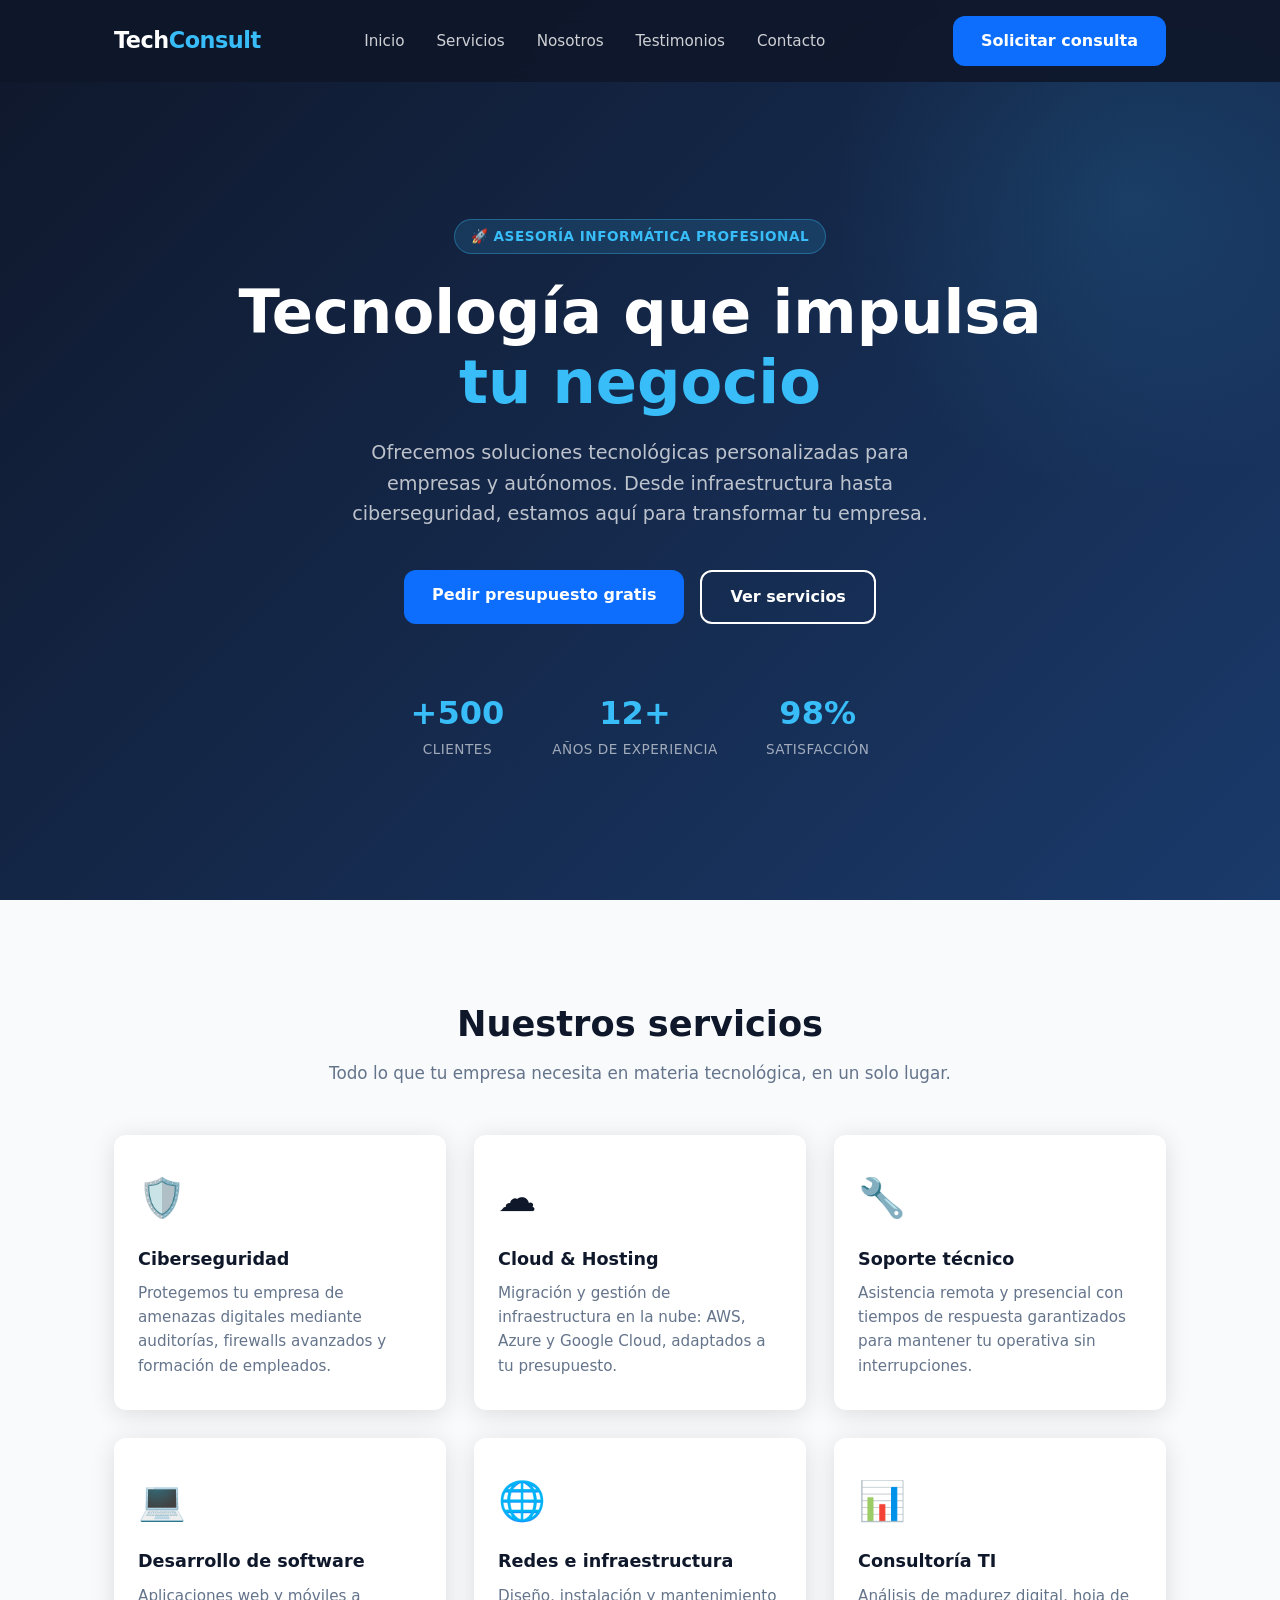
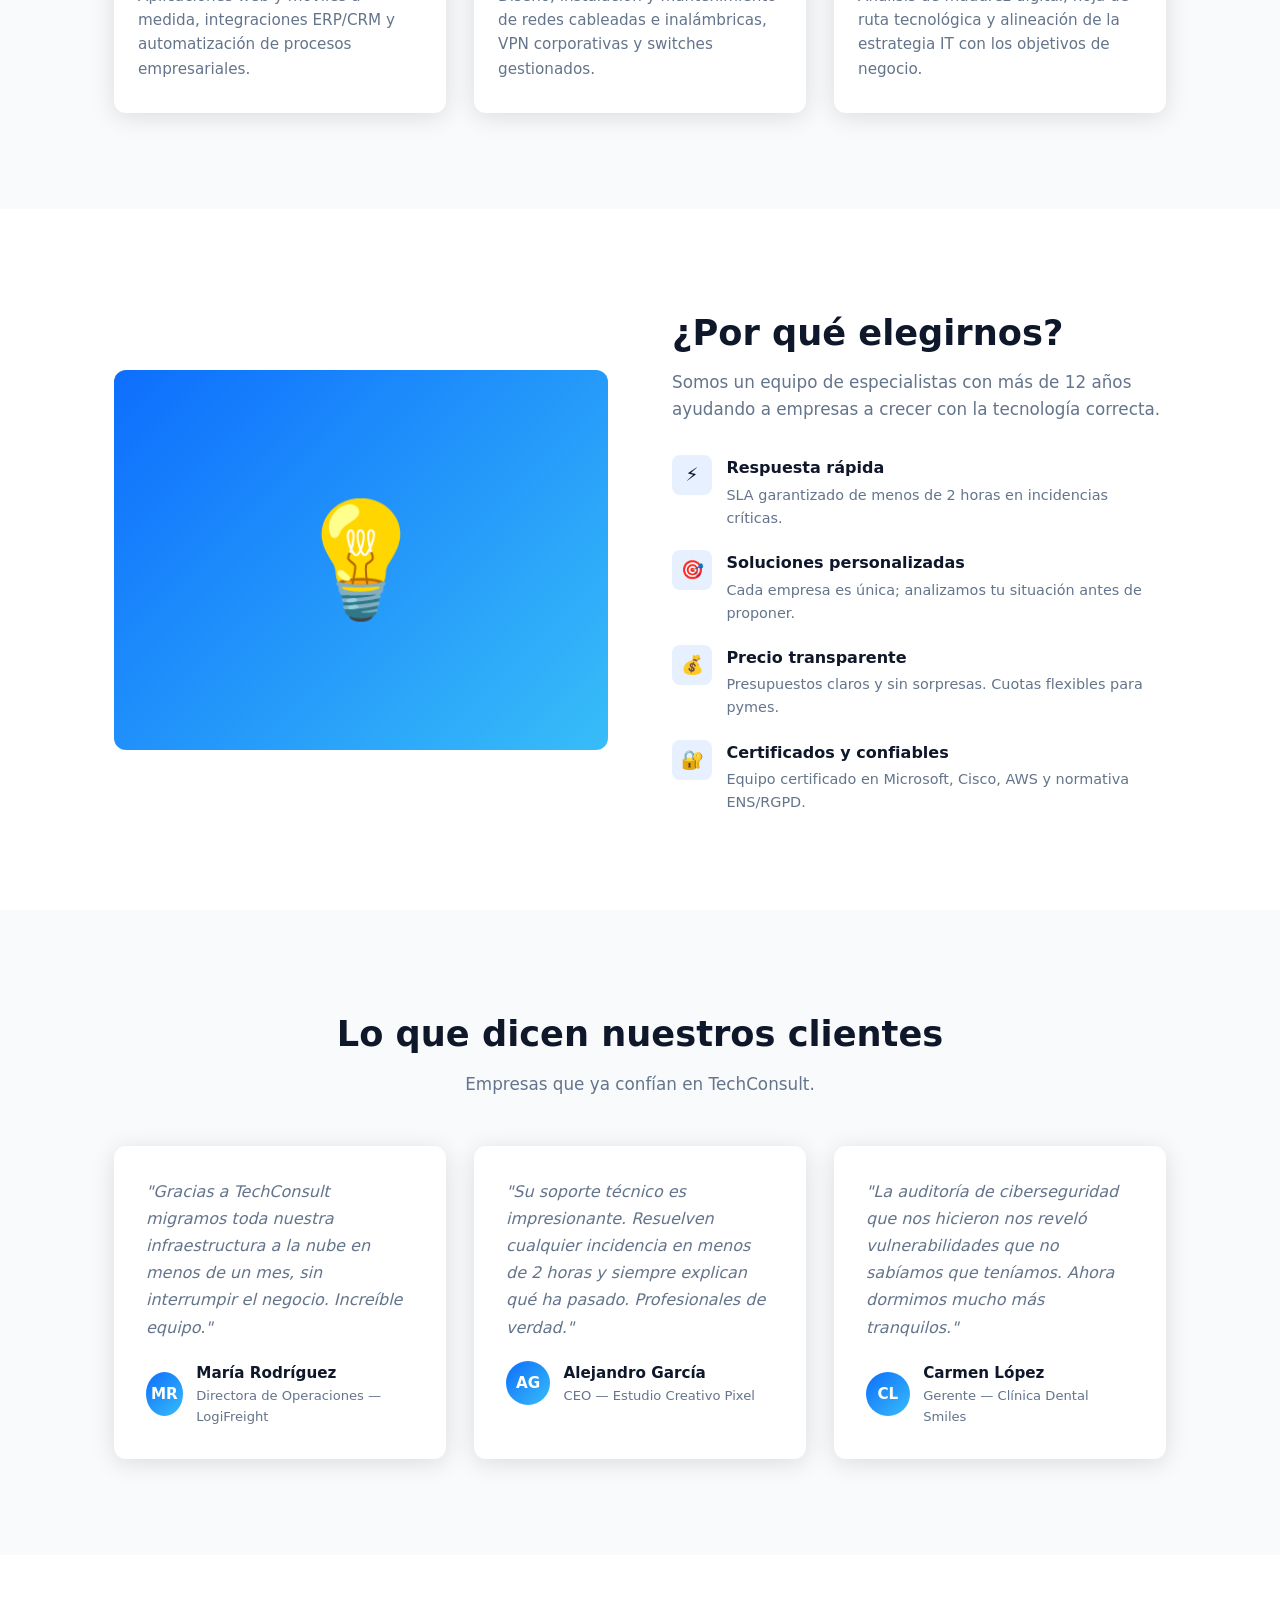
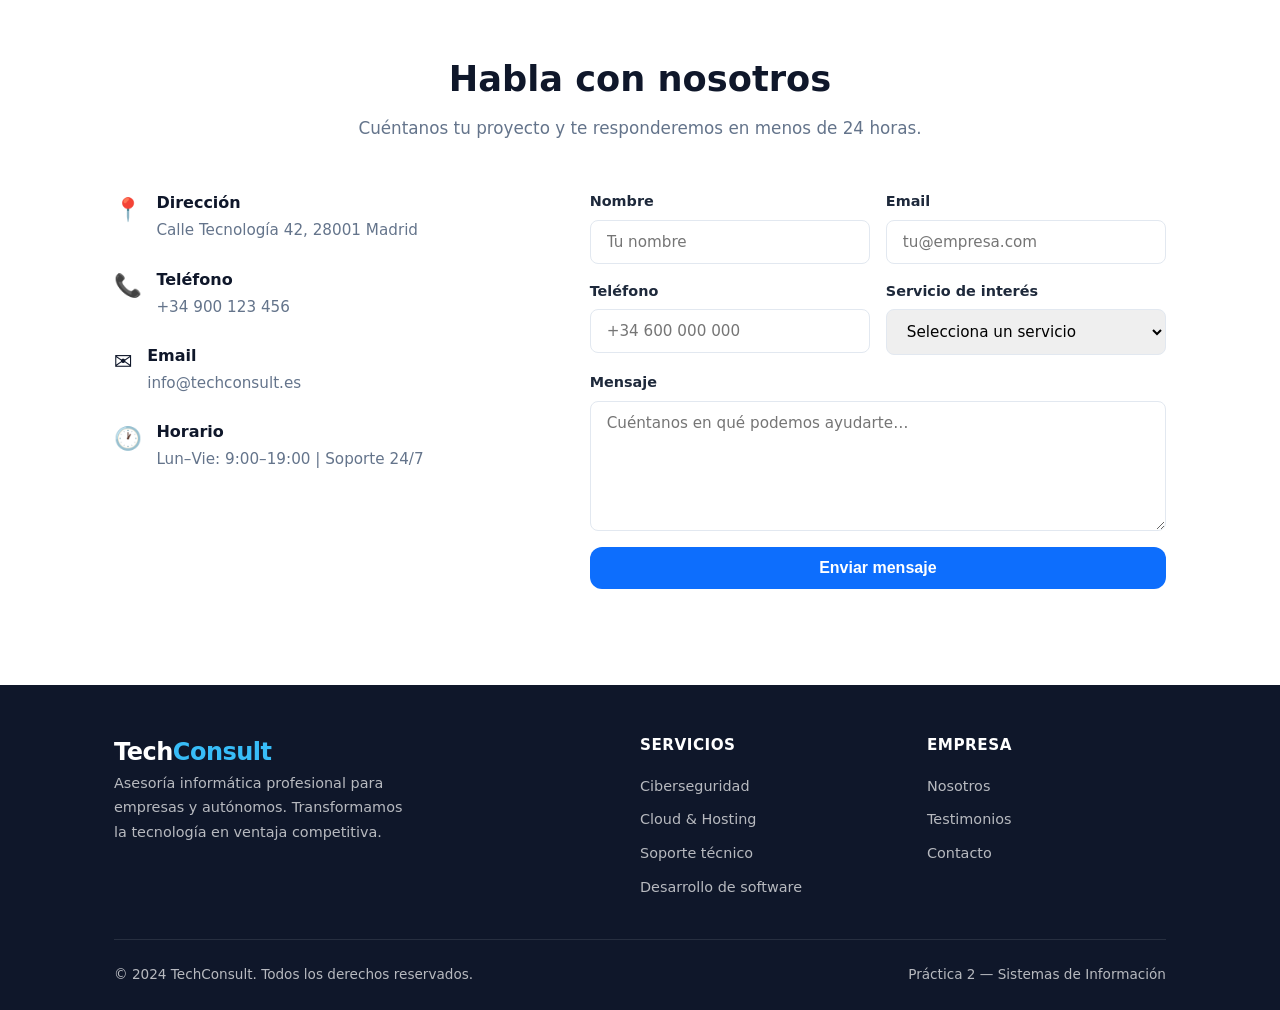
<file: index.html>
<!DOCTYPE html>
<html lang="es">
<head>
  <meta charset="UTF-8" />
  <meta name="viewport" content="width=device-width, initial-scale=1.0" />
  <meta name="description" content="TechConsult — Asesoría informática profesional. Soluciones tecnológicas a medida para empresas y autónomos." />
  <title>TechConsult | Asesoría Informática Profesional</title>
  <link rel="stylesheet" href="styles.css" />
</head>
<body>

  <!-- ===== NAVBAR ===== -->
  <nav class="navbar" id="navbar">
    <div class="container navbar__inner">
      <a href="#inicio" class="navbar__logo">Tech<span>Consult</span></a>

      <ul class="navbar__links">
        <li><a href="#inicio">Inicio</a></li>
        <li><a href="#servicios">Servicios</a></li>
        <li><a href="#nosotros">Nosotros</a></li>
        <li><a href="#testimonios">Testimonios</a></li>
        <li><a href="contacto.html">Contacto</a></li>
      </ul>

      <a href="contacto.html" class="btn btn-primary navbar__cta">Solicitar consulta</a>

      <button class="navbar__toggle" aria-label="Abrir menú">
        <span></span>
        <span></span>
        <span></span>
      </button>
    </div>
  </nav>

  <!-- ===== HERO ===== -->
  <section class="hero" id="inicio">
    <div class="container hero__content">
      <span class="hero__badge">🚀 Asesoría Informática Profesional</span>
      <h1 class="hero__title">
        Tecnología que impulsa<br><span>tu negocio</span>
      </h1>
      <p class="hero__description">
        Ofrecemos soluciones tecnológicas personalizadas para empresas y
        autónomos. Desde infraestructura hasta ciberseguridad, estamos aquí
        para transformar tu empresa.
      </p>
      <div class="hero__actions">
        <a href="#contacto" class="btn btn-primary">Pedir presupuesto gratis</a>
        <a href="#servicios" class="btn btn-outline">Ver servicios</a>
      </div>

      <div class="hero__stats">
        <div>
          <div class="hero__stat-number">+500</div>
          <div class="hero__stat-label">Clientes</div>
        </div>
        <div>
          <div class="hero__stat-number">12+</div>
          <div class="hero__stat-label">Años de experiencia</div>
        </div>
        <div>
          <div class="hero__stat-number">98%</div>
          <div class="hero__stat-label">Satisfacción</div>
        </div>
      </div>
    </div>
  </section>

  <!-- ===== SERVICES ===== -->
  <section class="services" id="servicios">
    <div class="container">
      <h2 class="section-title">Nuestros servicios</h2>
      <p class="section-subtitle">
        Todo lo que tu empresa necesita en materia tecnológica, en un solo lugar.
      </p>
      <div class="services__grid">

        <article class="service-card">
          <div class="service-card__icon">🛡️</div>
          <h3 class="service-card__title">Ciberseguridad</h3>
          <p class="service-card__text">
            Protegemos tu empresa de amenazas digitales mediante auditorías,
            firewalls avanzados y formación de empleados.
          </p>
        </article>

        <article class="service-card">
          <div class="service-card__icon">☁️</div>
          <h3 class="service-card__title">Cloud &amp; Hosting</h3>
          <p class="service-card__text">
            Migración y gestión de infraestructura en la nube: AWS, Azure y
            Google Cloud, adaptados a tu presupuesto.
          </p>
        </article>

        <article class="service-card">
          <div class="service-card__icon">🔧</div>
          <h3 class="service-card__title">Soporte técnico</h3>
          <p class="service-card__text">
            Asistencia remota y presencial con tiempos de respuesta garantizados
            para mantener tu operativa sin interrupciones.
          </p>
        </article>

        <article class="service-card">
          <div class="service-card__icon">💻</div>
          <h3 class="service-card__title">Desarrollo de software</h3>
          <p class="service-card__text">
            Aplicaciones web y móviles a medida, integraciones ERP/CRM y
            automatización de procesos empresariales.
          </p>
        </article>

        <article class="service-card">
          <div class="service-card__icon">🌐</div>
          <h3 class="service-card__title">Redes e infraestructura</h3>
          <p class="service-card__text">
            Diseño, instalación y mantenimiento de redes cableadas e
            inalámbricas, VPN corporativas y switches gestionados.
          </p>
        </article>

        <article class="service-card">
          <div class="service-card__icon">📊</div>
          <h3 class="service-card__title">Consultoría TI</h3>
          <p class="service-card__text">
            Análisis de madurez digital, hoja de ruta tecnológica y alineación
            de la estrategia IT con los objetivos de negocio.
          </p>
        </article>

      </div>
    </div>
  </section>

  <!-- ===== ABOUT ===== -->
  <section class="about" id="nosotros">
    <div class="container about__inner">

      <div class="about__image" aria-hidden="true">💡</div>

      <div>
        <h2 class="section-title">¿Por qué elegirnos?</h2>
        <p class="section-subtitle" style="margin-bottom:1.5rem;">
          Somos un equipo de especialistas con más de 12 años ayudando a
          empresas a crecer con la tecnología correcta.
        </p>

        <div class="about__features">
          <div class="feature">
            <div class="feature__icon">⚡</div>
            <div>
              <p class="feature__title">Respuesta rápida</p>
              <p class="feature__text">
                SLA garantizado de menos de 2 horas en incidencias críticas.
              </p>
            </div>
          </div>
          <div class="feature">
            <div class="feature__icon">🎯</div>
            <div>
              <p class="feature__title">Soluciones personalizadas</p>
              <p class="feature__text">
                Cada empresa es única; analizamos tu situación antes de proponer.
              </p>
            </div>
          </div>
          <div class="feature">
            <div class="feature__icon">💰</div>
            <div>
              <p class="feature__title">Precio transparente</p>
              <p class="feature__text">
                Presupuestos claros y sin sorpresas. Cuotas flexibles para pymes.
              </p>
            </div>
          </div>
          <div class="feature">
            <div class="feature__icon">🔐</div>
            <div>
              <p class="feature__title">Certificados y confiables</p>
              <p class="feature__text">
                Equipo certificado en Microsoft, Cisco, AWS y normativa ENS/RGPD.
              </p>
            </div>
          </div>
        </div>
      </div>
    </div>
  </section>

  <!-- ===== TESTIMONIALS ===== -->
  <section class="testimonials" id="testimonios">
    <div class="container">
      <h2 class="section-title">Lo que dicen nuestros clientes</h2>
      <p class="section-subtitle">Empresas que ya confían en TechConsult.</p>

      <div class="testimonials__grid">

        <div class="testimonial-card">
          <p class="testimonial-card__text">
            "Gracias a TechConsult migramos toda nuestra infraestructura a la
            nube en menos de un mes, sin interrumpir el negocio. Increíble
            equipo."
          </p>
          <div class="testimonial-card__author">
            <div class="author-avatar">MR</div>
            <div>
              <p class="author-name">María Rodríguez</p>
              <p class="author-role">Directora de Operaciones — LogiFreight</p>
            </div>
          </div>
        </div>

        <div class="testimonial-card">
          <p class="testimonial-card__text">
            "Su soporte técnico es impresionante. Resuelven cualquier incidencia
            en menos de 2 horas y siempre explican qué ha pasado. Profesionales
            de verdad."
          </p>
          <div class="testimonial-card__author">
            <div class="author-avatar">AG</div>
            <div>
              <p class="author-name">Alejandro García</p>
              <p class="author-role">CEO — Estudio Creativo Pixel</p>
            </div>
          </div>
        </div>

        <div class="testimonial-card">
          <p class="testimonial-card__text">
            "La auditoría de ciberseguridad que nos hicieron nos reveló
            vulnerabilidades que no sabíamos que teníamos. Ahora dormimos
            mucho más tranquilos."
          </p>
          <div class="testimonial-card__author">
            <div class="author-avatar">CL</div>
            <div>
              <p class="author-name">Carmen López</p>
              <p class="author-role">Gerente — Clínica Dental Smiles</p>
            </div>
          </div>
        </div>

      </div>
    </div>
  </section>

  <!-- ===== CONTACT ===== -->
  <section class="contact" id="contacto">
    <div class="container">
      <h2 class="section-title" style="text-align:center;">Habla con nosotros</h2>
      <p class="section-subtitle" style="text-align:center;">
        Cuéntanos tu proyecto y te responderemos en menos de 24 horas.
      </p>

      <div class="contact__inner">
        <!-- Info -->
        <div>
          <div class="contact__info-item">
            <span class="contact__info-icon">📍</span>
            <div>
              <p class="contact__info-label">Dirección</p>
              <p class="contact__info-value">Calle Tecnología 42, 28001 Madrid</p>
            </div>
          </div>
          <div class="contact__info-item">
            <span class="contact__info-icon">📞</span>
            <div>
              <p class="contact__info-label">Teléfono</p>
              <p class="contact__info-value">+34 900 123 456</p>
            </div>
          </div>
          <div class="contact__info-item">
            <span class="contact__info-icon">✉️</span>
            <div>
              <p class="contact__info-label">Email</p>
              <p class="contact__info-value">info@techconsult.es</p>
            </div>
          </div>
          <div class="contact__info-item">
            <span class="contact__info-icon">🕐</span>
            <div>
              <p class="contact__info-label">Horario</p>
              <p class="contact__info-value">Lun–Vie: 9:00–19:00 | Soporte 24/7</p>
            </div>
          </div>
        </div>

        <!-- Form -->
        <form class="contact__form" id="contactForm">
          <div class="form-row">
            <div class="form-group">
              <label for="name">Nombre</label>
              <input type="text" id="name" name="name" placeholder="Tu nombre" required />
            </div>
            <div class="form-group">
              <label for="email">Email</label>
              <input type="email" id="email" name="email" placeholder="tu@empresa.com" required />
            </div>
          </div>
          <div class="form-row">
            <div class="form-group">
              <label for="phone">Teléfono</label>
              <input type="tel" id="phone" name="phone" placeholder="+34 600 000 000" />
            </div>
            <div class="form-group">
              <label for="service">Servicio de interés</label>
              <select id="service" name="service">
                <option value="">Selecciona un servicio</option>
                <option>Ciberseguridad</option>
                <option>Cloud &amp; Hosting</option>
                <option>Soporte técnico</option>
                <option>Desarrollo de software</option>
                <option>Redes e infraestructura</option>
                <option>Consultoría TI</option>
              </select>
            </div>
          </div>
          <div class="form-group">
            <label for="message">Mensaje</label>
            <textarea id="message" name="message" placeholder="Cuéntanos en qué podemos ayudarte…" required></textarea>
          </div>
          <button type="submit" class="btn btn-primary" style="width:100%;font-size:1rem;">
            Enviar mensaje
          </button>
        </form>
      </div>
    </div>
  </section>

  <!-- ===== FOOTER ===== -->
  <footer class="footer">
    <div class="container">
      <div class="footer__inner">
        <div class="footer__brand">
          <a href="#inicio" class="navbar__logo">Tech<span>Consult</span></a>
          <p>
            Asesoría informática profesional para empresas y autónomos.
            Transformamos la tecnología en ventaja competitiva.
          </p>
        </div>

        <div>
          <p class="footer__heading">Servicios</p>
          <ul class="footer__links">
            <li><a href="#servicios">Ciberseguridad</a></li>
            <li><a href="#servicios">Cloud &amp; Hosting</a></li>
            <li><a href="#servicios">Soporte técnico</a></li>
            <li><a href="#servicios">Desarrollo de software</a></li>
          </ul>
        </div>

        <div>
          <p class="footer__heading">Empresa</p>
          <ul class="footer__links">
            <li><a href="#nosotros">Nosotros</a></li>
            <li><a href="#testimonios">Testimonios</a></li>
            <li><a href="contacto.html">Contacto</a></li>
          </ul>
        </div>
      </div>

      <div class="footer__bottom">
        <p>&copy; 2024 TechConsult. Todos los derechos reservados.</p>
        <p>Práctica 2 — Sistemas de Información</p>
      </div>
    </div>
  </footer>

  <script src="script.js"></script>
</body>
</html>
</file>
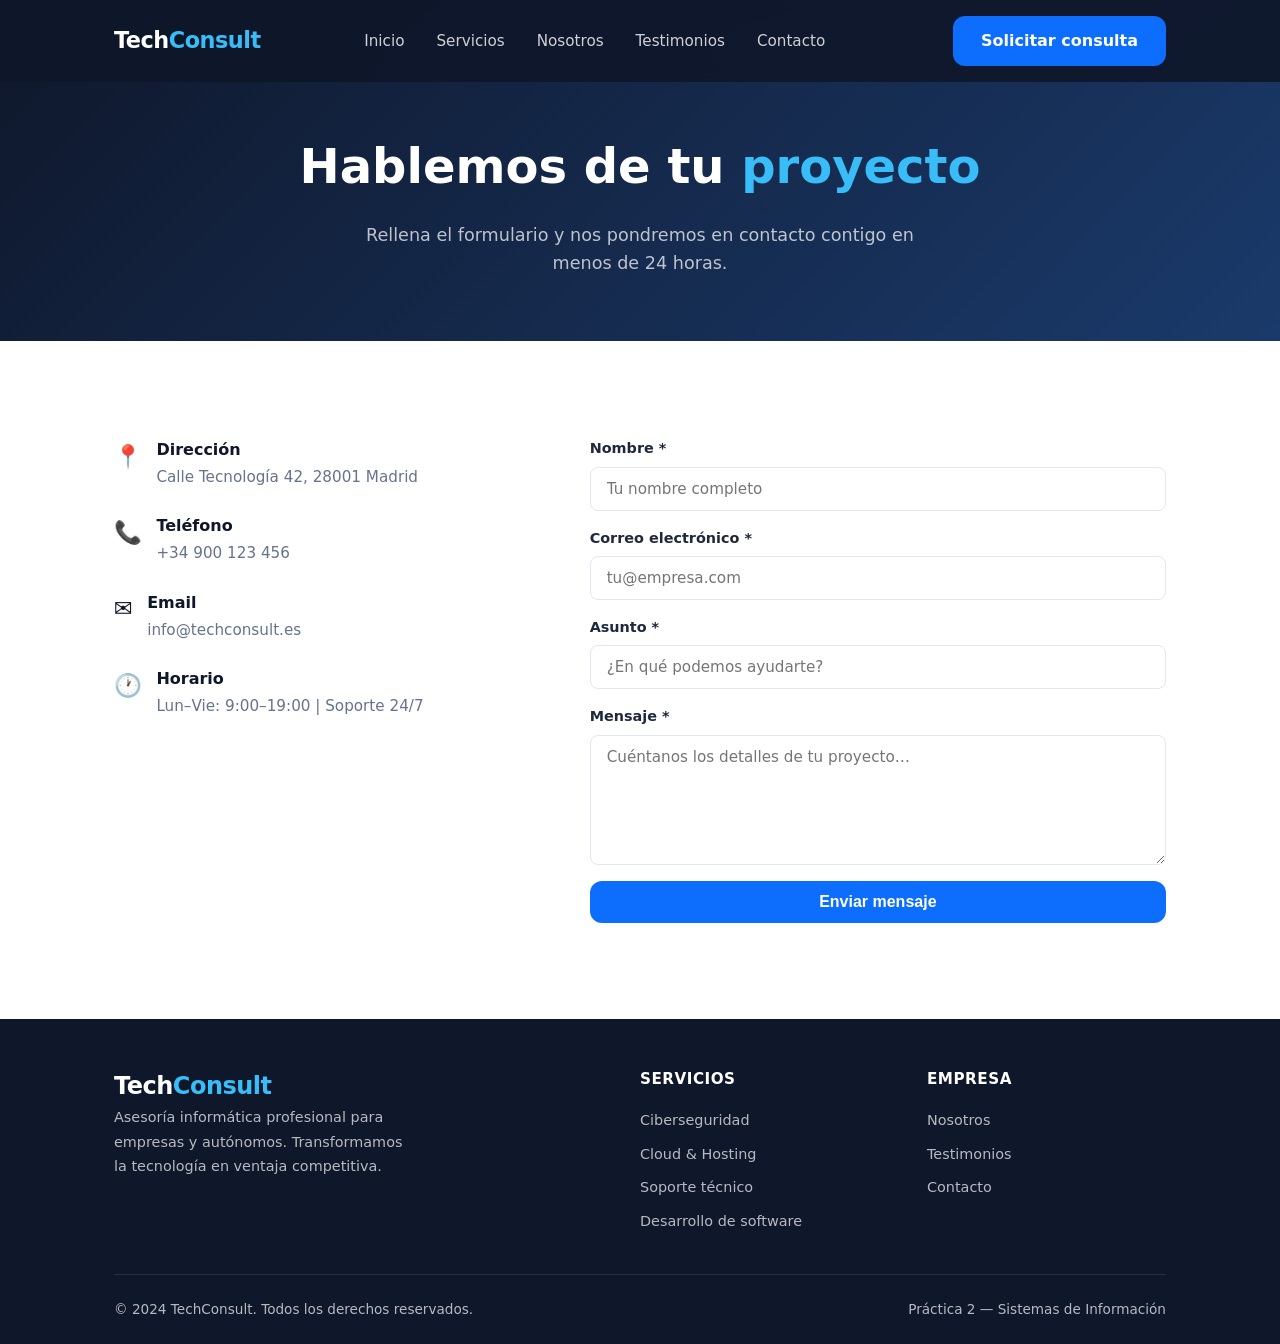
<file: contacto.html>
<!DOCTYPE html>
<html lang="es">
<head>
  <meta charset="UTF-8" />
  <meta name="viewport" content="width=device-width, initial-scale=1.0" />
  <meta name="description" content="TechConsult — Contacta con nosotros. Te respondemos en menos de 24 horas." />
  <title>Contacto | TechConsult</title>
  <link rel="stylesheet" href="styles.css" />
</head>
<body>

  <!-- ===== NAVBAR ===== -->
  <nav class="navbar" id="navbar">
    <div class="container navbar__inner">
      <a href="index.html" class="navbar__logo">Tech<span>Consult</span></a>

      <ul class="navbar__links">
        <li><a href="index.html#inicio">Inicio</a></li>
        <li><a href="index.html#servicios">Servicios</a></li>
        <li><a href="index.html#nosotros">Nosotros</a></li>
        <li><a href="index.html#testimonios">Testimonios</a></li>
        <li><a href="contacto.html" aria-current="page">Contacto</a></li>
      </ul>

      <a href="contacto.html" class="btn btn-primary navbar__cta">Solicitar consulta</a>

      <button class="navbar__toggle" aria-label="Abrir menú">
        <span></span>
        <span></span>
        <span></span>
      </button>
    </div>
  </nav>

  <!-- ===== PAGE HERO ===== -->
  <header class="page-hero">
    <div class="container">
      <h1 class="page-hero__title">Hablemos de tu <span>proyecto</span></h1>
      <p class="page-hero__subtitle">
        Rellena el formulario y nos pondremos en contacto contigo en menos de 24 horas.
      </p>
    </div>
  </header>

  <!-- ===== CONTACT SECTION ===== -->
  <section class="contact" id="contacto">
    <div class="container">
      <div class="contact__inner">

        <!-- Contact info -->
        <div>
          <div class="contact__info-item">
            <span class="contact__info-icon">📍</span>
            <div>
              <p class="contact__info-label">Dirección</p>
              <p class="contact__info-value">Calle Tecnología 42, 28001 Madrid</p>
            </div>
          </div>
          <div class="contact__info-item">
            <span class="contact__info-icon">📞</span>
            <div>
              <p class="contact__info-label">Teléfono</p>
              <p class="contact__info-value">+34 900 123 456</p>
            </div>
          </div>
          <div class="contact__info-item">
            <span class="contact__info-icon">✉️</span>
            <div>
              <p class="contact__info-label">Email</p>
              <p class="contact__info-value">info@techconsult.es</p>
            </div>
          </div>
          <div class="contact__info-item">
            <span class="contact__info-icon">🕐</span>
            <div>
              <p class="contact__info-label">Horario</p>
              <p class="contact__info-value">Lun–Vie: 9:00–19:00 | Soporte 24/7</p>
            </div>
          </div>
        </div>

        <!-- Contact form -->
        <form class="contact__form" id="contactForm" novalidate>
          <div class="form-group">
            <label for="nombre">Nombre *</label>
            <input type="text" id="nombre" name="nombre" placeholder="Tu nombre completo" />
          </div>
          <div class="form-group">
            <label for="email">Correo electrónico *</label>
            <input type="email" id="email" name="email" placeholder="tu@empresa.com" />
          </div>
          <div class="form-group">
            <label for="asunto">Asunto *</label>
            <input type="text" id="asunto" name="asunto" placeholder="¿En qué podemos ayudarte?" />
          </div>
          <div class="form-group">
            <label for="mensaje">Mensaje *</label>
            <textarea id="mensaje" name="mensaje" placeholder="Cuéntanos los detalles de tu proyecto…"></textarea>
          </div>
          <button type="submit" class="btn btn-primary" style="width:100%;font-size:1rem;">
            Enviar mensaje
          </button>
        </form>

      </div>
    </div>
  </section>

  <!-- ===== FOOTER ===== -->
  <footer class="footer">
    <div class="container">
      <div class="footer__inner">
        <div class="footer__brand">
          <a href="index.html" class="navbar__logo">Tech<span>Consult</span></a>
          <p>
            Asesoría informática profesional para empresas y autónomos.
            Transformamos la tecnología en ventaja competitiva.
          </p>
        </div>

        <div>
          <p class="footer__heading">Servicios</p>
          <ul class="footer__links">
            <li><a href="index.html#servicios">Ciberseguridad</a></li>
            <li><a href="index.html#servicios">Cloud &amp; Hosting</a></li>
            <li><a href="index.html#servicios">Soporte técnico</a></li>
            <li><a href="index.html#servicios">Desarrollo de software</a></li>
          </ul>
        </div>

        <div>
          <p class="footer__heading">Empresa</p>
          <ul class="footer__links">
            <li><a href="index.html#nosotros">Nosotros</a></li>
            <li><a href="index.html#testimonios">Testimonios</a></li>
            <li><a href="contacto.html">Contacto</a></li>
          </ul>
        </div>
      </div>

      <div class="footer__bottom">
        <p>&copy; 2024 TechConsult. Todos los derechos reservados.</p>
        <p>Práctica 2 — Sistemas de Información</p>
      </div>
    </div>
  </footer>

  <script>
    // ===== CONTACT FORM VALIDATION =====
    (function () {
      var emailRegex = /^[^\s@]+@[^\s@]+\.[^\s@]+$/;

      document.getElementById('contactForm').addEventListener('submit', function (e) {
        e.preventDefault();
        e.stopImmediatePropagation();

        var nombre  = document.getElementById('nombre');
        var email   = document.getElementById('email');
        var asunto  = document.getElementById('asunto');
        var mensaje = document.getElementById('mensaje');

        // Clear previous error state
        document.querySelectorAll('.form-error').forEach(function (el) { el.remove(); });
        [nombre, email, asunto, mensaje].forEach(function (el) { el.classList.remove('input-error'); });

        var isValid = true;

        function showError(input, msg) {
          input.classList.add('input-error');
          var span = document.createElement('span');
          span.className = 'form-error';
          span.textContent = msg;
          input.parentNode.appendChild(span);
          isValid = false;
        }

        if (!nombre.value.trim()) {
          showError(nombre, 'El nombre es obligatorio.');
        }

        if (!email.value.trim()) {
          showError(email, 'El correo electrónico es obligatorio.');
        } else if (!emailRegex.test(email.value.trim())) {
          showError(email, 'Introduce un correo electrónico válido.');
        }

        if (!asunto.value.trim()) {
          showError(asunto, 'El asunto es obligatorio.');
        }

        if (!mensaje.value.trim()) {
          showError(mensaje, 'El mensaje es obligatorio.');
        }

        if (isValid) {
          var form = document.getElementById('contactForm');
          form.innerHTML = '<div class="form-success">✅ ¡Mensaje enviado correctamente! Nos pondremos en contacto contigo en breve.</div>';
        }
      });
    })();
  </script>
  <script src="script.js"></script>
</body>
</html>
</file>
<file: styles.css>
/* ===== RESET & BASE ===== */
*, *::before, *::after {
  box-sizing: border-box;
  margin: 0;
  padding: 0;
}

:root {
  --primary:   #0d6efd;
  --primary-dark: #0a58ca;
  --dark:      #0f172a;
  --dark-soft: #1e293b;
  --gray:      #64748b;
  --light:     #f8fafc;
  --white:     #ffffff;
  --accent:    #38bdf8;
  --radius:    0.75rem;
  --shadow:    0 4px 24px rgba(0,0,0,.12);
  --transition: 0.3s ease;
}

html { scroll-behavior: smooth; }

body {
  font-family: 'Segoe UI', system-ui, -apple-system, sans-serif;
  color: var(--dark);
  background: var(--white);
  line-height: 1.6;
}

a { text-decoration: none; color: inherit; }
ul { list-style: none; }
img { display: block; max-width: 100%; }

/* ===== UTILITIES ===== */
.container {
  max-width: 1100px;
  margin-inline: auto;
  padding-inline: 1.5rem;
}

.btn {
  display: inline-block;
  padding: .75rem 1.75rem;
  border-radius: var(--radius);
  font-weight: 600;
  transition: background var(--transition), transform var(--transition);
  cursor: pointer;
  border: none;
}

.btn-primary {
  background: var(--primary);
  color: var(--white);
}
.btn-primary:hover { background: var(--primary-dark); transform: translateY(-2px); }

.btn-outline {
  background: transparent;
  color: var(--white);
  border: 2px solid var(--white);
}
.btn-outline:hover { background: var(--white); color: var(--primary); transform: translateY(-2px); }

.section-title {
  font-size: clamp(1.6rem, 3vw, 2.2rem);
  font-weight: 700;
  margin-bottom: .5rem;
}

.section-subtitle {
  color: var(--gray);
  font-size: 1.05rem;
  margin-bottom: 3rem;
}

/* ===== NAVBAR ===== */
.navbar {
  position: fixed;
  top: 0; left: 0; right: 0;
  z-index: 100;
  background: rgba(15,23,42,.9);
  backdrop-filter: blur(10px);
  padding: 1rem 0;
  transition: box-shadow var(--transition);
}

.navbar.scrolled { box-shadow: 0 2px 16px rgba(0,0,0,.3); }

.navbar__inner {
  display: flex;
  align-items: center;
  justify-content: space-between;
}

.navbar__logo {
  font-size: 1.4rem;
  font-weight: 800;
  color: var(--white);
  letter-spacing: -0.5px;
}
.navbar__logo span { color: var(--accent); }

.navbar__links {
  display: flex;
  gap: 2rem;
}

.navbar__links a {
  color: rgba(255,255,255,.8);
  font-size: .95rem;
  transition: color var(--transition);
}
.navbar__links a:hover { color: var(--accent); }

.navbar__cta { margin-left: 1.5rem; }

/* Hamburger */
.navbar__toggle {
  display: none;
  flex-direction: column;
  gap: 5px;
  cursor: pointer;
  background: none;
  border: none;
  padding: 4px;
}
.navbar__toggle span {
  display: block;
  width: 24px;
  height: 2px;
  background: var(--white);
  border-radius: 2px;
  transition: var(--transition);
}

/* ===== HERO ===== */
.hero {
  min-height: 100vh;
  background: linear-gradient(135deg, var(--dark) 0%, #1a3a6b 100%);
  display: flex;
  align-items: center;
  padding-top: 80px;
  text-align: center;
  position: relative;
  overflow: hidden;
}

.hero::before {
  content: '';
  position: absolute;
  width: 600px; height: 600px;
  border-radius: 50%;
  background: radial-gradient(circle, rgba(56,189,248,.12), transparent 70%);
  top: -100px; right: -150px;
}

.hero__content { position: relative; z-index: 1; }

.hero__badge {
  display: inline-block;
  background: rgba(56,189,248,.15);
  color: var(--accent);
  border: 1px solid rgba(56,189,248,.35);
  border-radius: 999px;
  padding: .35rem 1rem;
  font-size: .85rem;
  font-weight: 600;
  margin-bottom: 1.5rem;
  letter-spacing: .5px;
  text-transform: uppercase;
}

.hero__title {
  font-size: clamp(2.2rem, 5vw, 3.8rem);
  font-weight: 800;
  color: var(--white);
  line-height: 1.15;
  margin-bottom: 1.25rem;
}
.hero__title span { color: var(--accent); }

.hero__description {
  font-size: clamp(1rem, 2vw, 1.2rem);
  color: rgba(255,255,255,.72);
  max-width: 620px;
  margin-inline: auto;
  margin-bottom: 2.5rem;
}

.hero__actions {
  display: flex;
  gap: 1rem;
  justify-content: center;
  flex-wrap: wrap;
}

.hero__stats {
  display: flex;
  justify-content: center;
  gap: 3rem;
  margin-top: 4rem;
  flex-wrap: wrap;
}

.hero__stat-number {
  font-size: 2rem;
  font-weight: 800;
  color: var(--accent);
}
.hero__stat-label {
  font-size: .85rem;
  color: rgba(255,255,255,.6);
  text-transform: uppercase;
  letter-spacing: .5px;
}

/* ===== SERVICES ===== */
.services {
  padding: 6rem 0;
  background: var(--light);
  text-align: center;
}

.services__grid {
  display: grid;
  grid-template-columns: repeat(auto-fit, minmax(260px, 1fr));
  gap: 1.75rem;
  margin-top: 0;
}

.service-card {
  background: var(--white);
  border-radius: var(--radius);
  padding: 2rem 1.5rem;
  box-shadow: var(--shadow);
  transition: transform var(--transition), box-shadow var(--transition);
  text-align: left;
}
.service-card:hover {
  transform: translateY(-6px);
  box-shadow: 0 12px 32px rgba(0,0,0,.15);
}

.service-card__icon {
  font-size: 2.4rem;
  margin-bottom: 1rem;
}

.service-card__title {
  font-size: 1.1rem;
  font-weight: 700;
  margin-bottom: .5rem;
}
.service-card__text { color: var(--gray); font-size: .95rem; }

/* ===== ABOUT ===== */
.about {
  padding: 6rem 0;
}

.about__inner {
  display: grid;
  grid-template-columns: 1fr 1fr;
  gap: 4rem;
  align-items: center;
}

.about__image {
  background: linear-gradient(135deg, var(--primary) 0%, var(--accent) 100%);
  border-radius: var(--radius);
  height: 380px;
  display: flex;
  align-items: center;
  justify-content: center;
  font-size: 7rem;
}

.about__features {
  display: flex;
  flex-direction: column;
  gap: 1.25rem;
  margin-top: 2rem;
}

.feature {
  display: flex;
  gap: .9rem;
  align-items: flex-start;
}
.feature__icon {
  width: 40px;
  height: 40px;
  flex-shrink: 0;
  border-radius: .5rem;
  background: rgba(13,110,253,.1);
  display: flex;
  align-items: center;
  justify-content: center;
  font-size: 1.15rem;
}
.feature__title { font-weight: 600; margin-bottom: .2rem; }
.feature__text  { color: var(--gray); font-size: .9rem; }

/* ===== TESTIMONIALS ===== */
.testimonials {
  padding: 6rem 0;
  background: var(--light);
  text-align: center;
}

.testimonials__grid {
  display: grid;
  grid-template-columns: repeat(auto-fit, minmax(280px, 1fr));
  gap: 1.75rem;
}

.testimonial-card {
  background: var(--white);
  border-radius: var(--radius);
  padding: 2rem;
  box-shadow: var(--shadow);
  text-align: left;
}

.testimonial-card__text {
  color: var(--gray);
  font-style: italic;
  margin-bottom: 1.25rem;
  line-height: 1.7;
}

.testimonial-card__author {
  display: flex;
  align-items: center;
  gap: .85rem;
}

.author-avatar {
  width: 44px;
  height: 44px;
  border-radius: 50%;
  background: linear-gradient(135deg, var(--primary), var(--accent));
  display: flex;
  align-items: center;
  justify-content: center;
  color: var(--white);
  font-weight: 700;
  font-size: .95rem;
}

.author-name  { font-weight: 600; font-size: .95rem; }
.author-role  { color: var(--gray); font-size: .82rem; }

/* ===== CONTACT ===== */
.contact {
  padding: 6rem 0;
  text-align: center;
}

.contact__inner {
  display: grid;
  grid-template-columns: 1fr 1.4fr;
  gap: 4rem;
  align-items: start;
  text-align: left;
}

.contact__info-item {
  display: flex;
  gap: .9rem;
  margin-bottom: 1.5rem;
  align-items: flex-start;
}
.contact__info-icon {
  font-size: 1.4rem;
  margin-top: .1rem;
}
.contact__info-label { font-weight: 600; margin-bottom: .15rem; }
.contact__info-value { color: var(--gray); font-size: .95rem; }

.contact__form { display: flex; flex-direction: column; gap: 1rem; }

.form-row { display: grid; grid-template-columns: 1fr 1fr; gap: 1rem; }

.form-group { display: flex; flex-direction: column; gap: .4rem; }
.form-group label { font-size: .9rem; font-weight: 600; color: var(--dark-soft); }

.form-group input,
.form-group select,
.form-group textarea {
  padding: .75rem 1rem;
  border: 1.5px solid #e2e8f0;
  border-radius: .5rem;
  font-family: inherit;
  font-size: .95rem;
  transition: border-color var(--transition);
  outline: none;
}
.form-group input:focus,
.form-group select:focus,
.form-group textarea:focus {
  border-color: var(--primary);
}
.form-group textarea { resize: vertical; min-height: 130px; }

/* ===== FOOTER ===== */
.footer {
  background: var(--dark);
  color: rgba(255,255,255,.7);
  padding: 3rem 0 1.5rem;
}

.footer__inner {
  display: grid;
  grid-template-columns: 2fr 1fr 1fr;
  gap: 3rem;
  padding-bottom: 2rem;
  border-bottom: 1px solid rgba(255,255,255,.1);
}

.footer__brand { max-width: 300px; }
.footer__brand .navbar__logo { font-size: 1.5rem; margin-bottom: .75rem; }
.footer__brand p { font-size: .9rem; line-height: 1.7; }

.footer__heading {
  color: var(--white);
  font-size: .95rem;
  font-weight: 700;
  margin-bottom: 1rem;
  text-transform: uppercase;
  letter-spacing: .5px;
}

.footer__links li { margin-bottom: .5rem; }
.footer__links a { font-size: .9rem; transition: color var(--transition); }
.footer__links a:hover { color: var(--accent); }

.footer__bottom {
  display: flex;
  justify-content: space-between;
  align-items: center;
  padding-top: 1.5rem;
  font-size: .85rem;
  flex-wrap: wrap;
  gap: .5rem;
}

/* ===== PAGE HERO (contact page header) ===== */
.page-hero {
  background: linear-gradient(135deg, var(--dark) 0%, #1a3a6b 100%);
  padding: 8rem 0 4rem;
  text-align: center;
  color: var(--white);
}

.page-hero__title {
  font-size: clamp(1.8rem, 4vw, 3rem);
  font-weight: 800;
  color: var(--white);
  margin-bottom: 1rem;
}
.page-hero__title span { color: var(--accent); }

.page-hero__subtitle {
  font-size: 1.1rem;
  color: rgba(255,255,255,.72);
  max-width: 580px;
  margin-inline: auto;
}

/* ===== FORM VALIDATION STATES ===== */
.input-error { border-color: #ef4444 !important; }
.form-error { color: #ef4444; font-size: .82rem; margin-top: .15rem; }

.form-success {
  background: rgba(34,197,94,.1);
  border: 1.5px solid #22c55e;
  border-radius: var(--radius);
  padding: 2rem;
  color: #15803d;
  font-weight: 600;
  font-size: 1rem;
  text-align: center;
}

/* ===== RESPONSIVE ===== */
@media (max-width: 768px) {
  .navbar__links, .navbar__cta { display: none; }
  .navbar__links.open {
    display: flex;
    flex-direction: column;
    position: fixed;
    top: 58px;
    left: 0; right: 0;
    background: var(--dark);
    padding: 1.5rem;
    gap: 1.2rem;
    border-top: 1px solid rgba(255,255,255,.1);
  }
  .navbar__cta.open { display: block; position: fixed; top: calc(58px + 9rem); left: 0; right: 0; padding: 0 1.5rem 1.5rem; background: var(--dark); }
  .navbar__toggle { display: flex; }

  .about__inner { grid-template-columns: 1fr; }
  .about__image { height: 220px; font-size: 5rem; }

  .contact__inner { grid-template-columns: 1fr; }
  .form-row { grid-template-columns: 1fr; }

  .footer__inner { grid-template-columns: 1fr; gap: 2rem; }
  .footer__bottom { flex-direction: column; text-align: center; }
}
</file>
